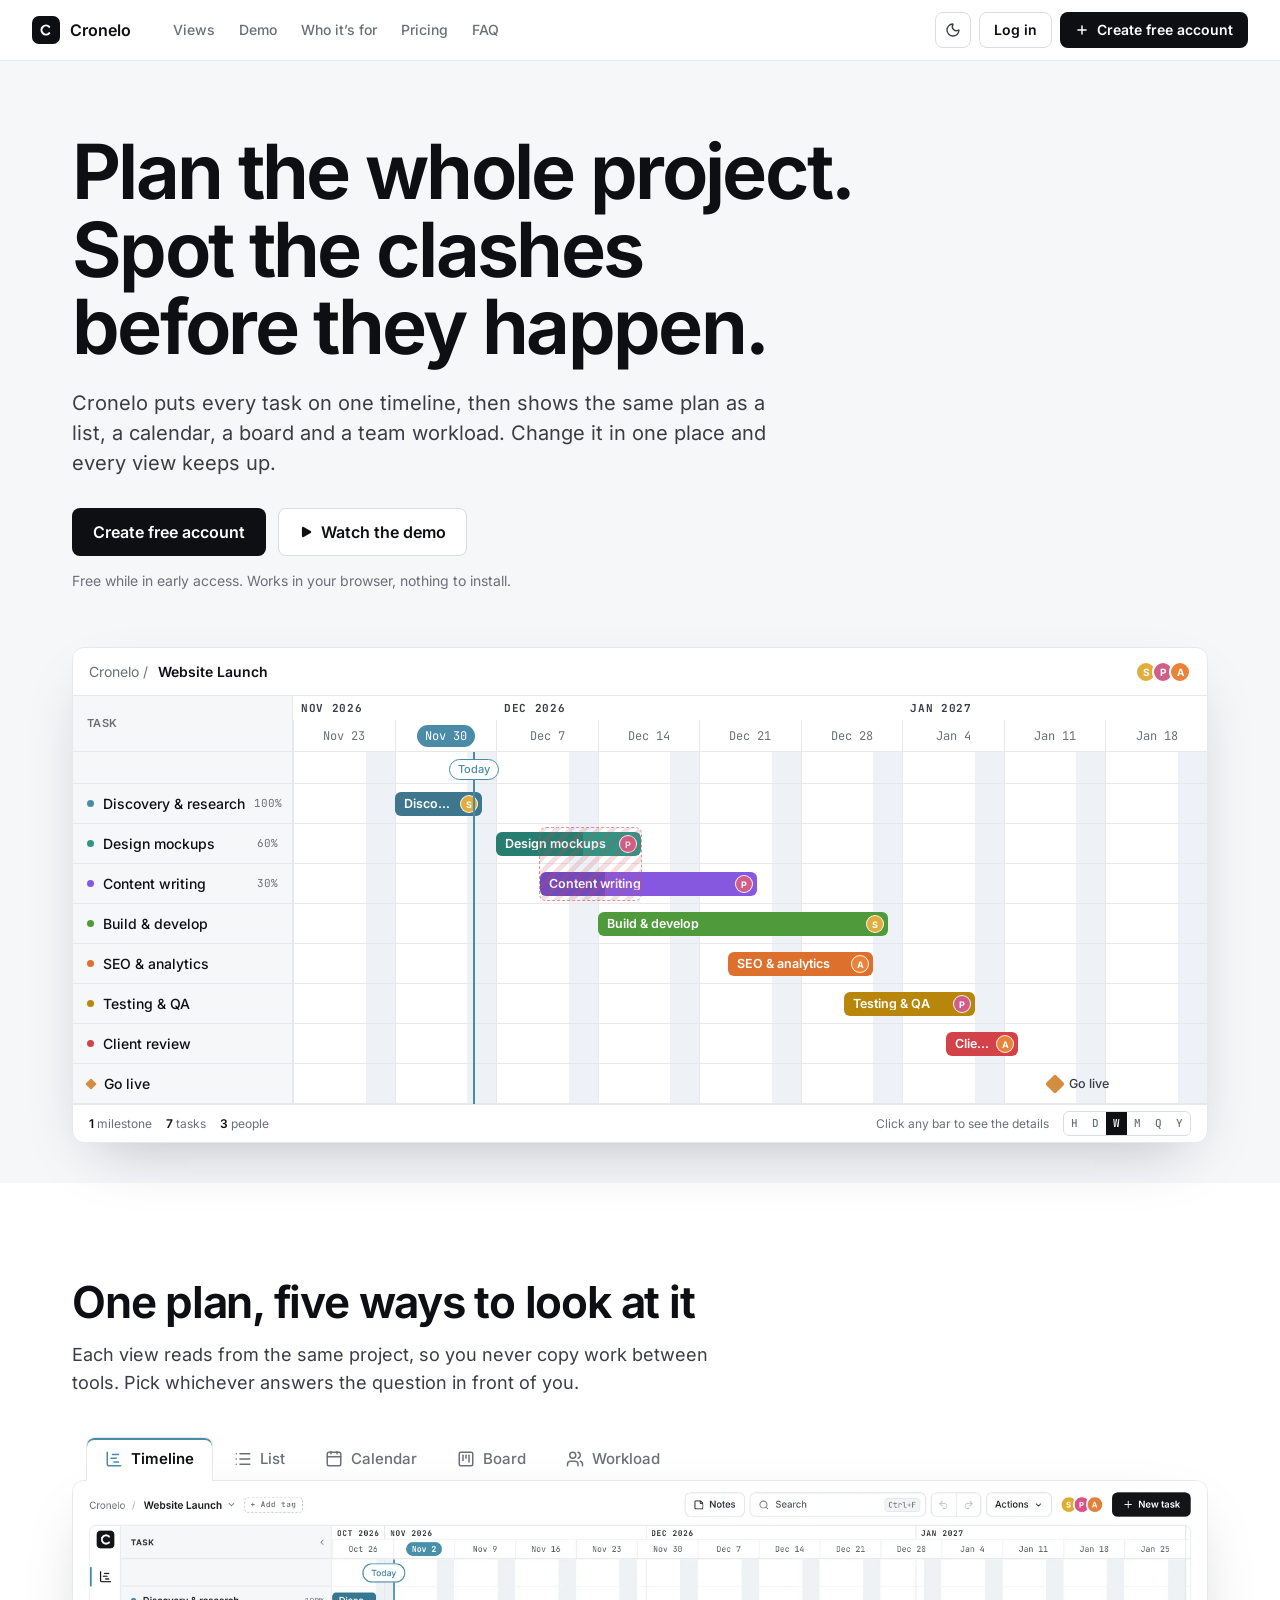
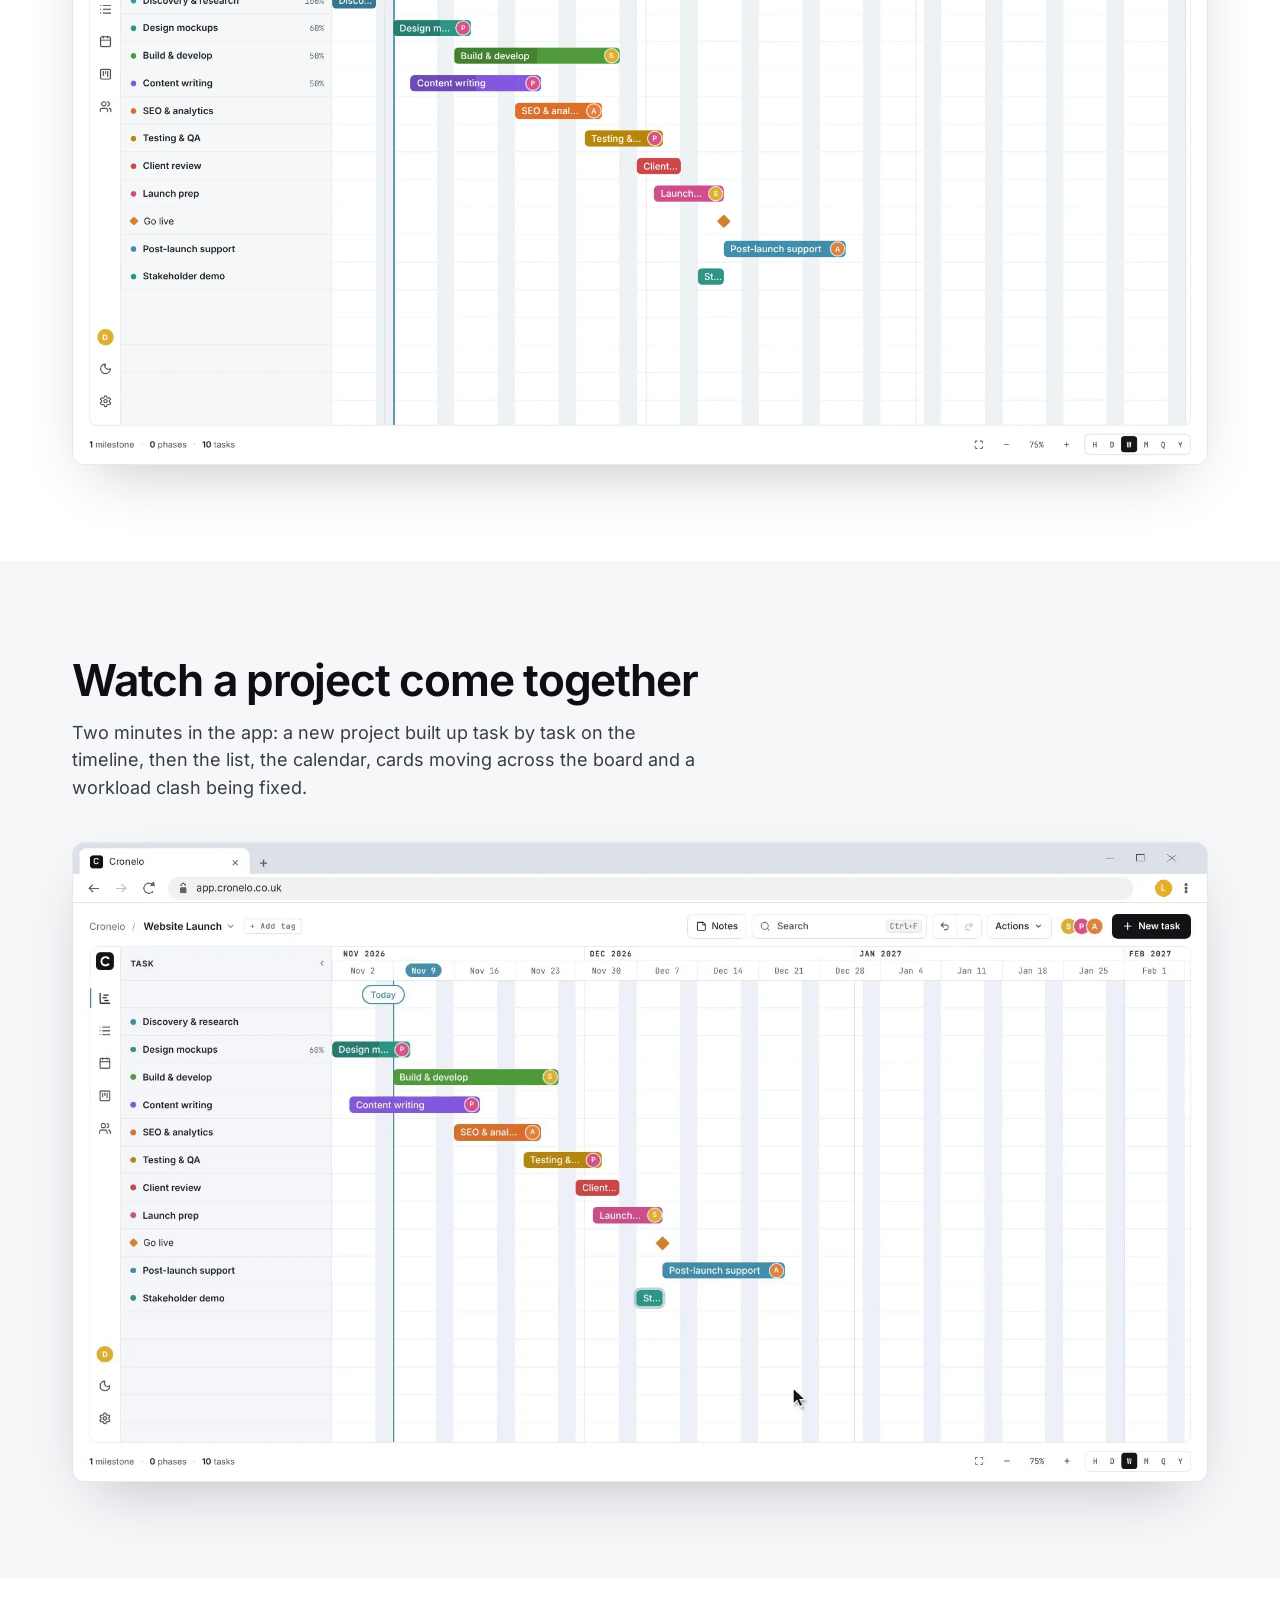
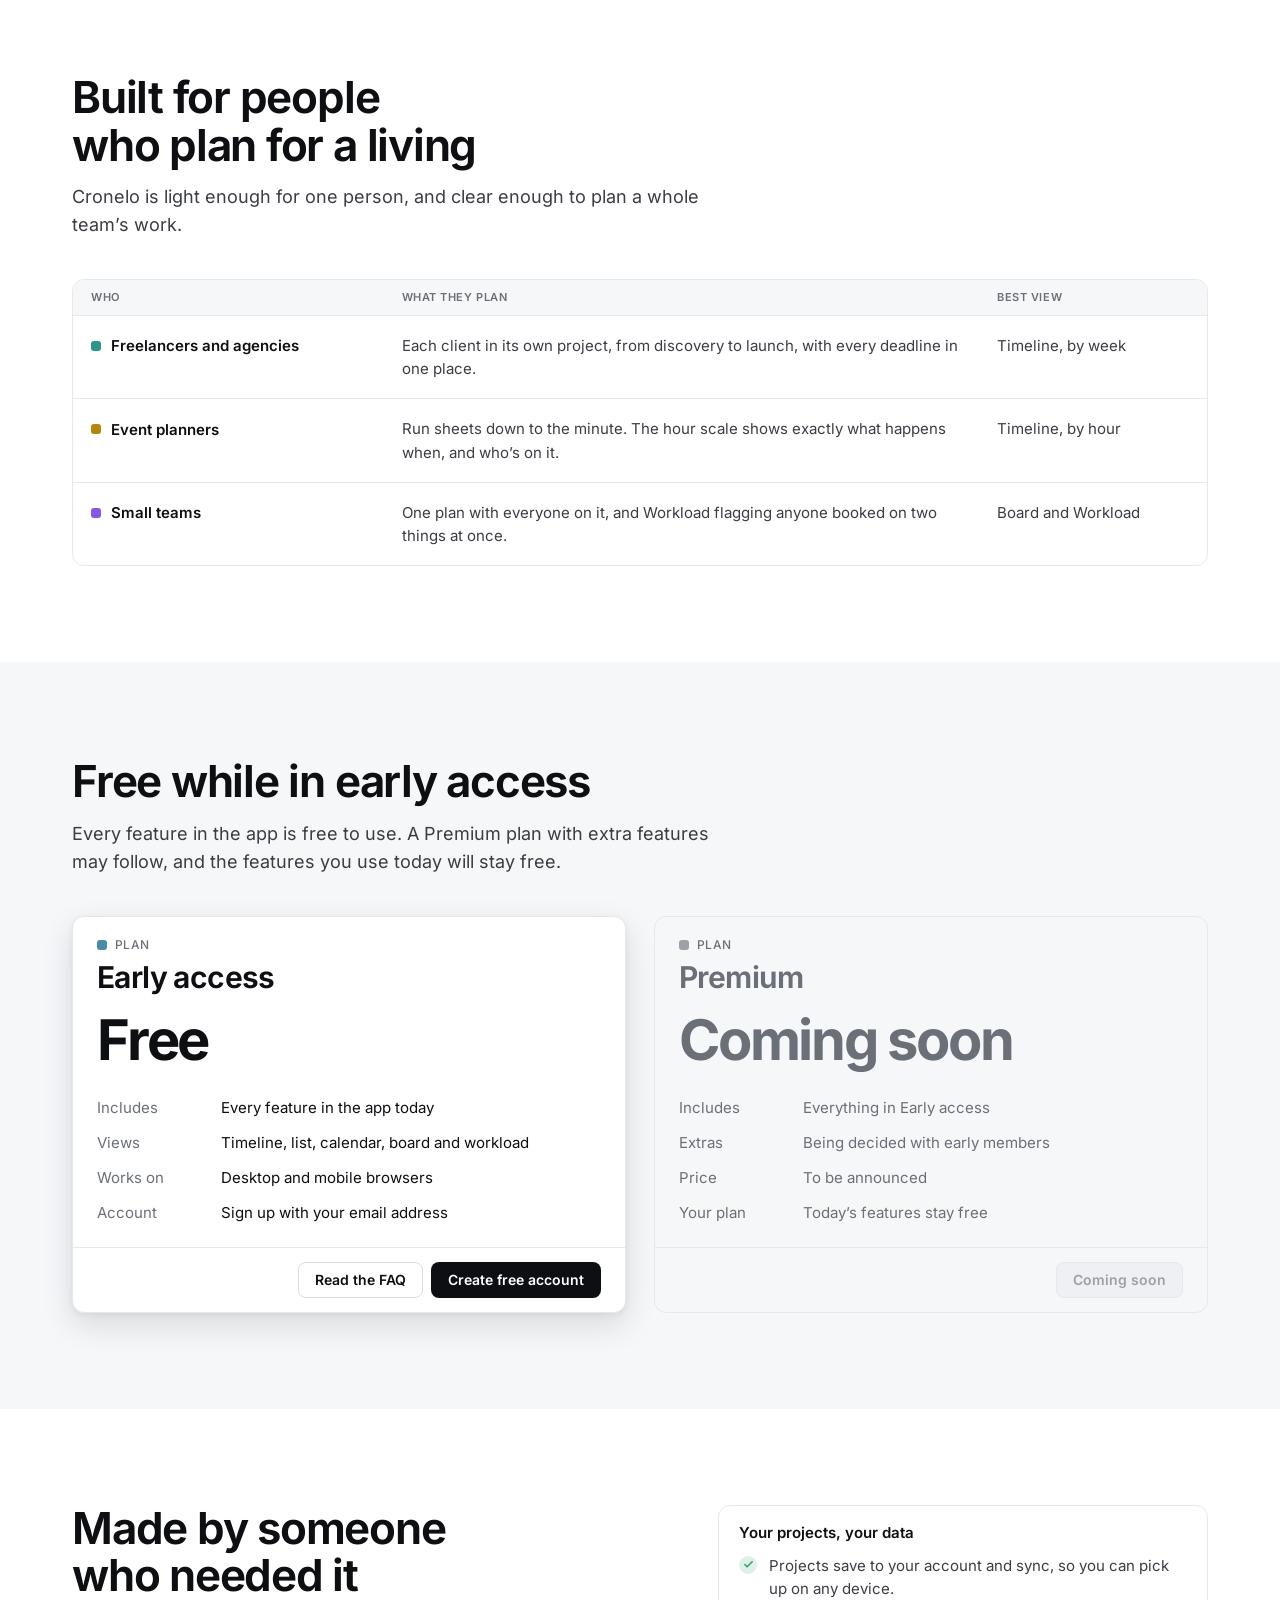
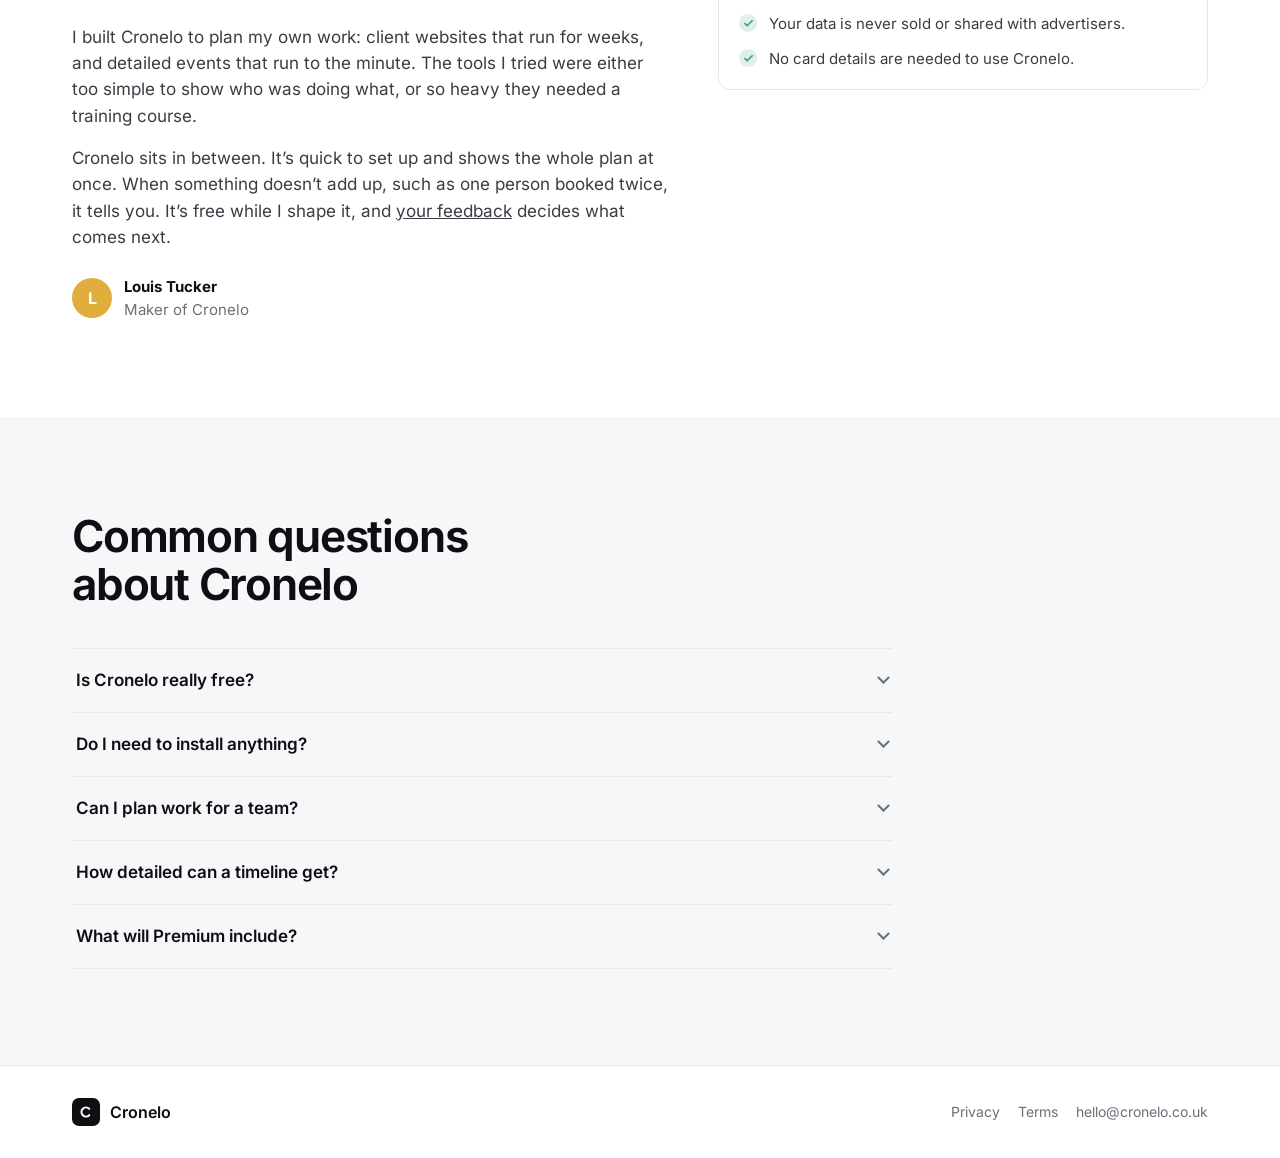
<file: index.html>
<!doctype html>
<html lang="en-GB">
<head>
<meta charset="utf-8">
<meta name="viewport" content="width=device-width, initial-scale=1">
<!-- Only the site's own files may load. frame-ancestors can't be set in a meta tag; see README.md. -->
<meta http-equiv="Content-Security-Policy" content="default-src 'self'; script-src 'self' https://static.cloudflareinsights.com; style-src 'self'; img-src 'self'; font-src 'self'; media-src 'self'; connect-src 'self' https://cloudflareinsights.com; object-src 'none'; base-uri 'none'; form-action 'none'">
<meta name="referrer" content="strict-origin-when-cross-origin">
<title>Cronelo: project planner with a timeline and clash alerts</title>
<meta name="description" content="Cronelo puts every task on one timeline, then shows the same plan as a list, a calendar, a board and a team workload. Free while in early access.">
<meta name="theme-color" content="#f6f7f9" media="(prefers-color-scheme: light)">
<meta name="theme-color" content="#121417" media="(prefers-color-scheme: dark)">
<link rel="preload" href="assets/fonts/inter-latin.woff2" as="font" type="font/woff2" crossorigin>
<link rel="icon" href="assets/favicon.svg" type="image/svg+xml">
<link rel="apple-touch-icon" href="assets/apple-touch-icon.png">
<link rel="canonical" href="https://cronelo.co.uk/">
<meta property="og:type" content="website">
<meta property="og:site_name" content="Cronelo">
<meta property="og:url" content="https://cronelo.co.uk/">
<meta property="og:title" content="Cronelo: project planner with a timeline and clash alerts">
<meta property="og:description" content="Cronelo puts every task on one timeline, then shows the same plan as a list, a calendar, a board and a team workload. Free while in early access.">
<meta property="og:image" content="https://cronelo.co.uk/assets/og-image.png">
<meta property="og:image:width" content="1200">
<meta property="og:image:height" content="630">
<meta property="og:image:alt" content="Cronelo: plan the whole project and spot the clashes before they happen, beside a timeline of a website launch project.">
<meta name="twitter:card" content="summary_large_image">
<link rel="stylesheet" href="css/styles.css">
<script src="js/common.js"></script>
<!-- Structured data for search engines: what Cronelo is, who makes it, and the FAQ, which
     must match the questions and answers on the page word for word. -->
<script type="application/ld+json">
{
  "@context": "https://schema.org",
  "@graph": [
    {
      "@type": "Organization",
      "@id": "https://cronelo.co.uk/#organization",
      "name": "Cronelo",
      "url": "https://cronelo.co.uk/",
      "logo": "https://cronelo.co.uk/assets/apple-touch-icon.png",
      "email": "hello@cronelo.co.uk",
      "founder": { "@type": "Person", "name": "Louis Tucker" }
    },
    {
      "@type": "SoftwareApplication",
      "name": "Cronelo",
      "description": "Cronelo puts every task on one timeline, then shows the same plan as a list, a calendar, a board and a team workload.",
      "applicationCategory": "BusinessApplication",
      "operatingSystem": "Web browser",
      "url": "https://app.cronelo.co.uk/",
      "offers": { "@type": "Offer", "price": "0", "priceCurrency": "GBP" },
      "publisher": { "@id": "https://cronelo.co.uk/#organization" }
    },
    {
      "@type": "FAQPage",
      "mainEntity": [
        {
          "@type": "Question",
          "name": "Is Cronelo really free?",
          "acceptedAnswer": { "@type": "Answer", "text": "Yes. Everything in the app today is free while Cronelo is in early access. A Premium plan with extra features may come later, and the features you already use will stay free." }
        },
        {
          "@type": "Question",
          "name": "Do I need to install anything?",
          "acceptedAnswer": { "@type": "Answer", "text": "No. Cronelo runs in your web browser on a computer or phone. Sign in and your projects are there." }
        },
        {
          "@type": "Question",
          "name": "Can I plan work for a team?",
          "acceptedAnswer": { "@type": "Answer", "text": "Yes, as the person who runs the plan. Add your team in the project settings, put each of them on tasks, and use the Workload view to see who is booked on two things at the same time. They don’t need an account. For now, only you can see and edit your projects." }
        },
        {
          "@type": "Question",
          "name": "How detailed can a timeline get?",
          "acceptedAnswer": { "@type": "Answer", "text": "Zoom from hours to years. Plan a launch across several months, or an event minute by minute, using the same tool." }
        },
        {
          "@type": "Question",
          "name": "What will Premium include?",
          "acceptedAnswer": { "@type": "Answer", "text": "That’s still being decided, and early members get a say. If Cronelo is missing something you need, <a href=\"mailto:hello@cronelo.co.uk?subject=Cronelo%20Premium%20idea\">email me your idea</a>." }
        }
      ]
    }
  ]
}
</script>
</head>
<body>
<a class="skip" href="#main">Skip to content</a>

<header class="topbar">
  <div class="page-width">
    <a class="brand" href="#top" aria-label="Cronelo home">
      <span class="logo" aria-hidden="true"><svg viewBox="0 0 32 32" width="20" height="20"><path d="M21.1 10.9A7.2 7.2 0 1 0 21.1 21.1" fill="none" stroke="currentColor" stroke-width="3.4" stroke-linecap="round" stroke-linejoin="round"/></svg></span>
      <span>Cronelo</span>
    </a>
    <nav class="nav" aria-label="Page sections">
      <a href="#views">Views</a>
      <a href="#demo">Demo</a>
      <a href="#who">Who it’s for</a>
      <a href="#pricing">Pricing</a>
      <a href="#faq">FAQ</a>
    </nav>
    <div class="topbar-actions">
      <button class="icon-btn" id="theme-btn" type="button" aria-label="Switch to dark mode">
        <svg width="16" height="16" viewBox="0 0 24 24" fill="none" stroke="currentColor" stroke-width="2" stroke-linecap="round" stroke-linejoin="round" aria-hidden="true"><path d="M20.985 12.486a9 9 0 1 1-9.473-9.472c.405-.022.617.46.402.803a6 6 0 0 0 8.268 8.268c.344-.215.825-.004.803.401"/></svg>
      </button>
      <a class="btn btn-ghost" data-app="signin" target="cronelo-app" href="https://app.cronelo.co.uk/">Log in</a>
      <a class="btn btn-primary" data-app="signup" target="cronelo-app" href="https://app.cronelo.co.uk/#signup">
        <svg width="14" height="14" viewBox="0 0 24 24" fill="none" stroke="currentColor" stroke-width="2.5" stroke-linecap="round" stroke-linejoin="round" aria-hidden="true"><path d="M5 12h14"/><path d="M12 5v14"/></svg>
        Create free account
      </a>
    </div>
  </div>
</header>

<main id="main">
<div class="hero" id="top">
  <div class="page-width">
    <h1>Plan the whole project. Spot the clashes before they happen.</h1>
    <p class="hero-sub">Cronelo puts every task on one timeline, then shows the same plan as a list, a calendar, a board and a team workload. Change it in one place and every view keeps up.</p>
    <div class="hero-ctas">
      <a class="btn btn-primary btn-lg" data-app="signup" target="cronelo-app" href="https://app.cronelo.co.uk/#signup">Create free account</a>
      <a class="btn btn-ghost btn-lg" href="#demo">
        <svg width="14" height="14" viewBox="0 0 24 24" fill="currentColor" aria-hidden="true"><path d="M5 5a2 2 0 0 1 3.008-1.728l11.997 6.998a2 2 0 0 1 .003 3.458l-12 7A2 2 0 0 1 5 19z"/></svg>
        Watch the demo
      </a>
    </div>
    <p class="hero-note">Free while in early access. Works in your browser, nothing to install.</p>

    <div class="gantt-frame">
      <div class="gantt-bar">
        <span class="crumb-path">Cronelo /</span><strong>Website Launch</strong>
        <span class="right">
          <span class="avs" aria-hidden="true"><span class="av sam">S</span><span class="av priya">P</span><span class="av alex">A</span></span>
        </span>
      </div>
      <div class="gantt-scroll">
        <div class="gantt" id="timeline" role="group" aria-label="Website Launch timeline">
          <div class="g-names" id="timeline-names"><div class="g-head">TASK</div><div class="g-spacer"></div></div>
          <div class="g-chart" id="timeline-chart">
            <div class="g-months" id="timeline-months" aria-hidden="true"></div>
            <div class="g-weeks" id="timeline-cols" aria-hidden="true"></div>
            <div class="g-grid" id="timeline-grid" aria-hidden="true"></div>
            <div class="g-rows" id="timeline-rows"><div class="g-spacer"></div></div>
          </div>
        </div>
      </div>
      <div class="gantt-foot">
        <span><b>1</b> milestone</span><span><b id="task-count">7</b> tasks</span><span><b>3</b> people</span>
        <span class="hint">Click any bar to see the details</span>
        <span class="scale-switch" role="group" aria-label="Timeline scale"><button type="button" aria-label="Hours" aria-pressed="false" data-scale="H">H</button><button type="button" aria-label="Days" aria-pressed="false" data-scale="D">D</button><button class="on" type="button" aria-label="Weeks" aria-pressed="true" data-scale="W">W</button><button type="button" aria-label="Months" aria-pressed="false" data-scale="M">M</button><button type="button" aria-label="Quarters" aria-pressed="false" data-scale="Q">Q</button><button type="button" aria-label="Years" aria-pressed="false" data-scale="Y">Y</button></span>
      </div>
    </div>
    <div class="task-pop" id="task-pop" role="dialog" aria-modal="false" aria-labelledby="task-pop-title" hidden></div>
  </div>
</div>

<section class="band" id="views">
  <div class="page-width">
    <div class="sec-head">
      <h2>One plan, five ways to look at it</h2>
      <p>Each view reads from the same project, so you never copy work between tools. Pick whichever answers the question in front of you.</p>
    </div>
    <div class="views">
      <div class="view-tabs" role="tablist" aria-label="Cronelo views">
        <button class="view-tab" role="tab" id="tab-timeline" aria-controls="panel-view" aria-selected="true" data-view="timeline" data-tip="Lay out tasks and milestones over time. Zoom from hours for an event run sheet up to years for a long programme.">
          <span class="ico"><svg aria-hidden="true" width="18" height="18" viewBox="0 0 24 24" fill="none" stroke="currentColor" stroke-width="2" stroke-linecap="round" stroke-linejoin="round"><path d="M10 6h8"/><path d="M12 16h6"/><path d="M3 3v16a2 2 0 0 0 2 2h16"/><path d="M8 11h7"/></svg></span>
          <span class="t" data-label="Timeline">Timeline</span>
        </button>
        <button class="view-tab" role="tab" id="tab-list" aria-controls="panel-view" aria-selected="false" tabindex="-1" data-view="list" data-tip="Every task in a table with dates, progress and people. Filter by type, status or person and edit in place.">
          <span class="ico"><svg aria-hidden="true" width="18" height="18" viewBox="0 0 24 24" fill="none" stroke="currentColor" stroke-width="2" stroke-linecap="round" stroke-linejoin="round"><path d="M3 5h.01"/><path d="M3 12h.01"/><path d="M3 19h.01"/><path d="M8 5h13"/><path d="M8 12h13"/><path d="M8 19h13"/></svg></span>
          <span class="t" data-label="List">List</span>
        </button>
        <button class="view-tab" role="tab" id="tab-calendar" aria-controls="panel-view" aria-selected="false" tabindex="-1" data-view="calendar" data-tip="See the month at a glance, with each task running across the days it covers.">
          <span class="ico"><svg aria-hidden="true" width="18" height="18" viewBox="0 0 24 24" fill="none" stroke="currentColor" stroke-width="2" stroke-linecap="round" stroke-linejoin="round"><path d="M8 2v3"/><path d="M16 2v3"/><rect x="3" y="3" width="18" height="18" rx="2"/><path d="M3 9h18"/></svg></span>
          <span class="t" data-label="Calendar">Calendar</span>
        </button>
        <button class="view-tab" role="tab" id="tab-board" aria-controls="panel-view" aria-selected="false" tabindex="-1" data-view="board" data-tip="Group cards by status, phase, person or day, then drag them as work moves on.">
          <span class="ico"><svg aria-hidden="true" width="18" height="18" viewBox="0 0 24 24" fill="none" stroke="currentColor" stroke-width="2" stroke-linecap="round" stroke-linejoin="round"><rect width="18" height="18" x="3" y="3" rx="2"/><path d="M8 7v7"/><path d="M12 7v4"/><path d="M16 7v9"/></svg></span>
          <span class="t" data-label="Board">Board</span>
        </button>
        <button class="view-tab" role="tab" id="tab-workload" aria-controls="panel-view" aria-selected="false" tabindex="-1" data-view="workload" data-tip="A row for each person. When someone is booked on two things at once, Workload flags it so you can rebalance.">
          <span class="ico"><svg aria-hidden="true" width="18" height="18" viewBox="0 0 24 24" fill="none" stroke="currentColor" stroke-width="2" stroke-linecap="round" stroke-linejoin="round"><path d="M16 21v-2a4 4 0 0 0-4-4H6a4 4 0 0 0-4 4v2"/><path d="M16 3.128a4 4 0 0 1 0 7.744"/><path d="M22 21v-2a4 4 0 0 0-3-3.87"/><circle cx="9" cy="7" r="4"/></svg></span>
          <span class="t" data-label="Workload">Workload</span>
        </button>
      </div>
      <div>
        <figure class="shot" role="tabpanel" tabindex="0" id="panel-view" aria-labelledby="tab-timeline">
          <img id="view-img" src="assets/view-timeline.webp" loading="lazy" alt="Timeline view of a website launch project with ten coloured task bars and a Go live milestone, running from late October into January" width="1920" height="988">
          <figcaption class="sr-only" id="view-cap">Lay out tasks and milestones over time. Zoom from hours for an event run sheet up to years for a long programme.</figcaption>
        </figure>
      </div>
    </div>
  </div>
</section>

<section id="demo">
  <div class="page-width">
    <div class="sec-head">
      <h2>Watch a project come together</h2>
      <p>Two minutes in the app: a new project built up task by task on the timeline, then the list, the calendar, cards moving across the board and a workload clash being fixed.</p>
    </div>
    <div class="video-frame">
      <video id="demo-video" muted loop playsinline preload="none" disablepictureinpicture disableremoteplayback poster="assets/demo-poster.webp" aria-label="Demo of Cronelo: building a website launch project and using all five views"></video>
    </div>
  </div>
</section>

<section class="band" id="who">
  <div class="page-width">
    <div class="sec-head">
      <h2>Built for people who plan for a living</h2>
      <p>Cronelo is light enough for one person, and clear enough to plan a whole team’s work.</p>
    </div>
    <div class="audience">
      <table class="audience-table" role="table">
        <thead role="rowgroup"><tr role="row"><th scope="col" role="columnheader">WHO</th><th scope="col" role="columnheader">WHAT THEY PLAN</th><th scope="col" role="columnheader">BEST VIEW</th></tr></thead>
        <tbody role="rowgroup">
          <tr role="row">
            <td role="cell"><span class="who" tabindex="0" aria-describedby="who-freelancers"><span class="sq tone-teal"></span>Freelancers and agencies</span><span class="sr-only" id="who-freelancers">Web designers, developers, consultants and the studios they work in</span></td>
            <td role="cell" class="what" data-label="What they plan">Each client in its own project, from discovery to launch, with every deadline in one place.</td>
            <td role="cell" class="view" data-label="Best view">Timeline, by week</td>
          </tr>
          <tr role="row">
            <td role="cell"><span class="who" tabindex="0" aria-describedby="who-events"><span class="sq tone-gold"></span>Event planners</span><span class="sr-only" id="who-events">Weddings, conferences, festivals and anything with a run sheet</span></td>
            <td role="cell" class="what" data-label="What they plan">Run sheets down to the minute. The hour scale shows exactly what happens when, and who’s on it.</td>
            <td role="cell" class="view" data-label="Best view">Timeline, by hour</td>
          </tr>
          <tr role="row">
            <td role="cell"><span class="who" tabindex="0" aria-describedby="who-teams"><span class="sq tone-purple"></span>Small teams</span><span class="sr-only" id="who-teams">One person runs the plan, with each team member on their own tasks</span></td>
            <td role="cell" class="what" data-label="What they plan">One plan with everyone on it, and Workload flagging anyone booked on two things at once.</td>
            <td role="cell" class="view" data-label="Best view">Board and Workload</td>
          </tr>
        </tbody>
      </table>
    </div>
  </div>
</section>

<section id="pricing">
  <div class="page-width">
    <div class="sec-head">
      <h2>Free while in early access</h2>
      <p>Every feature in the app is free to use. A Premium plan with extra features may follow, and the features you use today will stay free.</p>
    </div>
    <div class="plans">
      <div class="plan-card">
        <div class="kind"><span class="sq tone-accent"></span>PLAN</div>
        <h3>Early access</h3>
        <div class="big">Free</div>
        <dl>
          <dt>Includes</dt><dd>Every feature in the app today</dd>
          <dt>Views</dt><dd>Timeline, list, calendar, board and workload</dd>
          <dt>Works on</dt><dd>Desktop and mobile browsers</dd>
          <dt>Account</dt><dd>Sign up with your email address</dd>
        </dl>
        <div class="plan-foot">
          <a class="btn btn-ghost" href="#faq">Read the FAQ</a>
          <a class="btn btn-primary" data-app="signup" target="cronelo-app" href="https://app.cronelo.co.uk/#signup">Create free account</a>
        </div>
      </div>
      <div class="plan-card soon">
        <div class="kind"><span class="sq tone-faint"></span>PLAN</div>
        <h3>Premium</h3>
        <div class="big">Coming soon</div>
        <dl>
          <dt>Includes</dt><dd>Everything in Early access</dd>
          <dt>Extras</dt><dd>Being decided with early members</dd>
          <dt>Price</dt><dd>To be announced</dd>
          <dt>Your plan</dt><dd>Today’s features stay free</dd>
        </dl>
        <div class="plan-foot">
          <button class="btn" type="button" disabled>Coming soon</button>
        </div>
      </div>
    </div>
  </div>
</section>

<section class="band" id="about">
  <div class="page-width maker">
    <div>
      <div class="sec-head compact"><h2>Made by someone who needed it</h2></div>
      <p>I built Cronelo to plan my own work: client websites that run for weeks, and detailed events that run to the minute. The tools I tried were either too simple to show who was doing what, or so heavy they needed a training course.</p>
      <p>Cronelo sits in between. It’s quick to set up and shows the whole plan at once. When something doesn’t add up, such as one person booked twice, it tells you. It’s free while I shape it, and <a href="mailto:hello@cronelo.co.uk?subject=Cronelo%20feedback">your feedback</a> decides what comes next.</p>
      <a class="sig" href="mailto:hello@cronelo.co.uk?subject=Cronelo" aria-label="Email Louis Tucker, maker of Cronelo">
        <span class="av" aria-hidden="true">L</span><span><strong>Louis Tucker</strong><br><span class="role">Maker of Cronelo</span></span>
        <span class="person-card" aria-hidden="true">
          <span class="person-head"><span class="av">L</span><span><strong>Louis Tucker</strong><span class="role">Maker of Cronelo</span></span></span>
          <span class="person-row"><span>Plans</span><span>Client websites and live events</span></span>
          <span class="person-row"><span>Email</span><span>hello@cronelo.co.uk</span></span>
          <span class="person-foot">Click to send an email</span>
        </span>
      </a>
    </div>
    <div class="notes">
      <h3>Your projects, your data</h3>
      <ul>
        <li><span class="check" aria-hidden="true"><svg width="11" height="11" viewBox="0 0 24 24" fill="none" stroke="currentColor" stroke-width="3.5" stroke-linecap="round" stroke-linejoin="round"><path d="M20 6 9 17l-5-5"/></svg></span><span>Projects save to your account and sync, so you can pick up on any device.</span></li>
        <li><span class="check" aria-hidden="true"><svg width="11" height="11" viewBox="0 0 24 24" fill="none" stroke="currentColor" stroke-width="3.5" stroke-linecap="round" stroke-linejoin="round"><path d="M20 6 9 17l-5-5"/></svg></span><span>Your data is never sold or shared with advertisers.</span></li>
        <li><span class="check" aria-hidden="true"><svg width="11" height="11" viewBox="0 0 24 24" fill="none" stroke="currentColor" stroke-width="3.5" stroke-linecap="round" stroke-linejoin="round"><path d="M20 6 9 17l-5-5"/></svg></span><span>No card details are needed to use Cronelo.</span></li>
      </ul>
    </div>
  </div>
</section>

<section id="faq">
  <div class="page-width">
    <div class="sec-head"><h2>Common questions about Cronelo</h2></div>
    <div class="faq">
      <details>
        <summary>Is Cronelo really free?</summary>
        <p>Yes. Everything in the app today is free while Cronelo is in early access. A Premium plan with extra features may come later, and the features you already use will stay free.</p>
      </details>
      <details>
        <summary>Do I need to install anything?</summary>
        <p>No. Cronelo runs in your web browser on a computer or phone. Sign in and your projects are there.</p>
      </details>
      <details>
        <summary>Can I plan work for a team?</summary>
        <p>Yes, as the person who runs the plan. Add your team in the project settings, put each of them on tasks, and use the Workload view to see who is booked on two things at the same time. They don’t need an account. For now, only you can see and edit your projects.</p>
      </details>
      <details>
        <summary>How detailed can a timeline get?</summary>
        <p>Zoom from hours to years. Plan a launch across several months, or an event minute by minute, using the same tool.</p>
      </details>
      <details>
        <summary>What will Premium include?</summary>
        <p>That’s still being decided, and early members get a say. If Cronelo is missing something you need, <a href="mailto:hello@cronelo.co.uk?subject=Cronelo%20Premium%20idea">email me your idea</a>.</p>
      </details>
    </div>
  </div>
</section>

</main>

<footer>
  <div class="page-width">
    <a class="brand" href="#top"><span class="logo" aria-hidden="true"><svg viewBox="0 0 32 32" width="20" height="20"><path d="M21.1 10.9A7.2 7.2 0 1 0 21.1 21.1" fill="none" stroke="currentColor" stroke-width="3.4" stroke-linecap="round" stroke-linejoin="round"/></svg></span><span>Cronelo</span></a>
    <nav aria-label="Footer">
      <a href="pages/privacy.html">Privacy</a>
      <a href="pages/terms.html">Terms</a>
      <a href="mailto:hello@cronelo.co.uk?subject=Cronelo">hello@cronelo.co.uk</a>
    </nav>
  </div>
</footer>

<script src="js/main.js"></script>
</body>
</html>
</file>
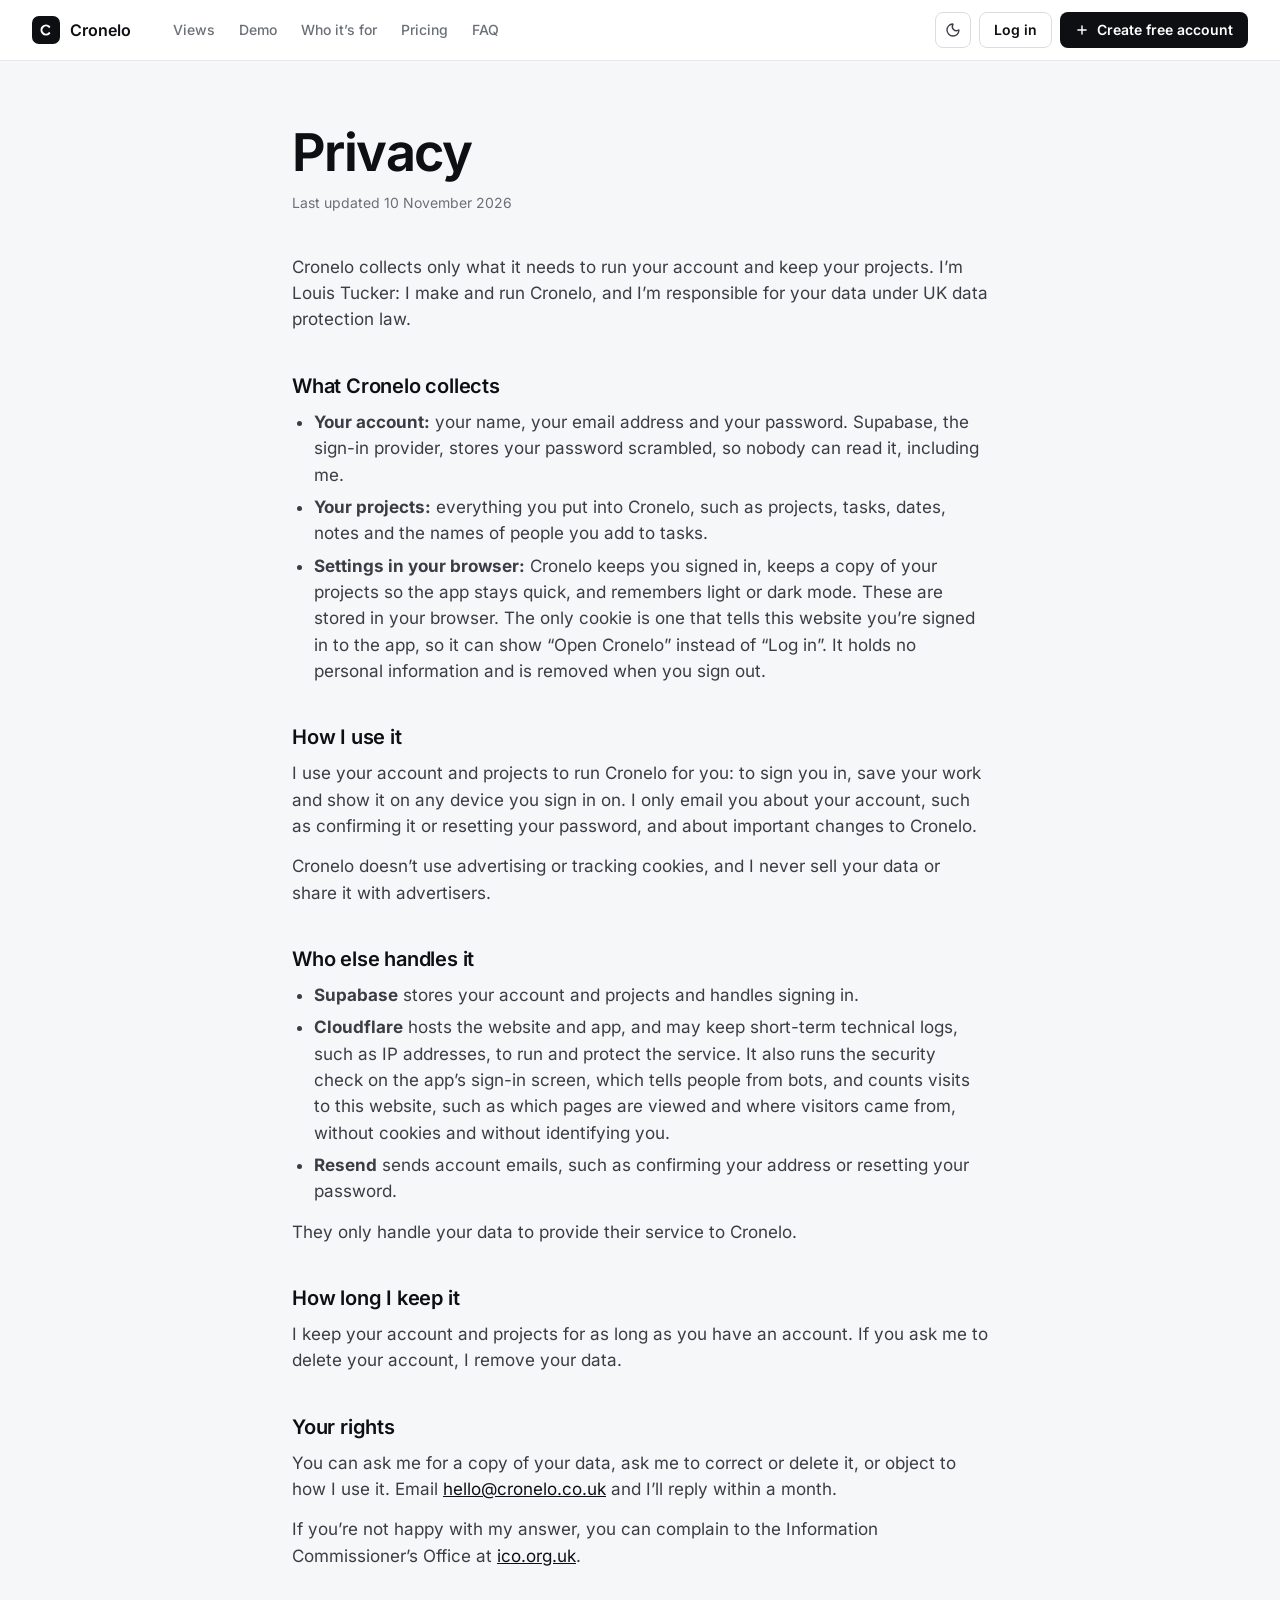
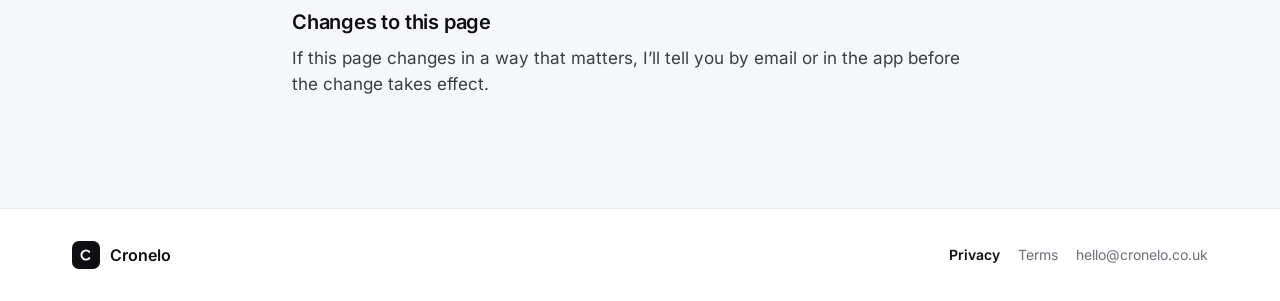
<file: pages/privacy.html>
<!doctype html>
<html lang="en-GB">
<head>
<meta charset="utf-8">
<meta name="viewport" content="width=device-width, initial-scale=1">
<!-- Only the site's own files may load. frame-ancestors can't be set in a meta tag; see README.md. -->
<meta http-equiv="Content-Security-Policy" content="default-src 'self'; script-src 'self' https://static.cloudflareinsights.com; style-src 'self'; img-src 'self'; font-src 'self'; media-src 'self'; connect-src 'self' https://cloudflareinsights.com; object-src 'none'; base-uri 'none'; form-action 'none'">
<meta name="referrer" content="strict-origin-when-cross-origin">
<title>Privacy policy | Cronelo</title>
<meta name="description" content="What Cronelo collects when you use it, why I use it, who else handles it, how long I keep it, and how to ask for a copy or for it to be deleted.">
<meta name="theme-color" content="#f6f7f9" media="(prefers-color-scheme: light)">
<meta name="theme-color" content="#121417" media="(prefers-color-scheme: dark)">
<link rel="preload" href="../assets/fonts/inter-latin.woff2" as="font" type="font/woff2" crossorigin>
<link rel="icon" href="../assets/favicon.svg" type="image/svg+xml">
<link rel="apple-touch-icon" href="../assets/apple-touch-icon.png">
<link rel="canonical" href="https://cronelo.co.uk/pages/privacy">
<link rel="stylesheet" href="../css/styles.css">
<script src="../js/common.js"></script>
</head>
<body>
<a class="skip" href="#main">Skip to content</a>

<header class="topbar">
  <div class="page-width">
    <a class="brand" href="../index.html" aria-label="Cronelo home">
      <span class="logo" aria-hidden="true"><svg viewBox="0 0 32 32" width="20" height="20"><path d="M21.1 10.9A7.2 7.2 0 1 0 21.1 21.1" fill="none" stroke="currentColor" stroke-width="3.4" stroke-linecap="round" stroke-linejoin="round"/></svg></span>
      <span>Cronelo</span>
    </a>
    <nav class="nav" aria-label="Page sections">
      <a href="../index.html#views">Views</a>
      <a href="../index.html#demo">Demo</a>
      <a href="../index.html#who">Who it’s for</a>
      <a href="../index.html#pricing">Pricing</a>
      <a href="../index.html#faq">FAQ</a>
    </nav>
    <div class="topbar-actions">
      <button class="icon-btn" id="theme-btn" type="button" aria-label="Switch to dark mode">
        <svg width="16" height="16" viewBox="0 0 24 24" fill="none" stroke="currentColor" stroke-width="2" stroke-linecap="round" stroke-linejoin="round" aria-hidden="true"><path d="M20.985 12.486a9 9 0 1 1-9.473-9.472c.405-.022.617.46.402.803a6 6 0 0 0 8.268 8.268c.344-.215.825-.004.803.401"/></svg>
      </button>
      <a class="btn btn-ghost" data-app="signin" target="cronelo-app" href="https://app.cronelo.co.uk/">Log in</a>
      <a class="btn btn-primary" data-app="signup" target="cronelo-app" href="https://app.cronelo.co.uk/#signup">
        <svg width="14" height="14" viewBox="0 0 24 24" fill="none" stroke="currentColor" stroke-width="2.5" stroke-linecap="round" stroke-linejoin="round" aria-hidden="true"><path d="M5 12h14"/><path d="M12 5v14"/></svg>
        Create free account
      </a>
    </div>
  </div>
</header>

<main id="main" class="page-width legal">
  <h1>Privacy</h1>
  <p class="updated">Last updated 10 November 2026</p>

  <p>Cronelo collects only what it needs to run your account and keep your projects. I’m Louis Tucker: I make and run Cronelo, and I’m responsible for your data under UK data protection law.</p>

  <h2>What Cronelo collects</h2>
  <ul>
    <li><strong>Your account:</strong> your name, your email address and your password. Supabase, the sign-in provider, stores your password scrambled, so nobody can read it, including me.</li>
    <li><strong>Your projects:</strong> everything you put into Cronelo, such as projects, tasks, dates, notes and the names of people you add to tasks.</li>
    <li><strong>Settings in your browser:</strong> Cronelo keeps you signed in, keeps a copy of your projects so the app stays quick, and remembers light or dark mode. These are stored in your browser. The only cookie is one that tells this website you’re signed in to the app, so it can show “Open Cronelo” instead of “Log in”. It holds no personal information and is removed when you sign out.</li>
  </ul>

  <h2>How I use it</h2>
  <p>I use your account and projects to run Cronelo for you: to sign you in, save your work and show it on any device you sign in on. I only email you about your account, such as confirming it or resetting your password, and about important changes to Cronelo.</p>
  <p>Cronelo doesn’t use advertising or tracking cookies, and I never sell your data or share it with advertisers.</p>

  <h2>Who else handles it</h2>
  <ul>
    <li><strong>Supabase</strong> stores your account and projects and handles signing in.</li>
    <li><strong>Cloudflare</strong> hosts the website and app, and may keep short-term technical logs, such as IP addresses, to run and protect the service. It also runs the security check on the app’s sign-in screen, which tells people from bots, and counts visits to this website, such as which pages are viewed and where visitors came from, without cookies and without identifying you.</li>
    <li><strong>Resend</strong> sends account emails, such as confirming your address or resetting your password.</li>
  </ul>
  <p>They only handle your data to provide their service to Cronelo.</p>

  <h2>How long I keep it</h2>
  <p>I keep your account and projects for as long as you have an account. If you ask me to delete your account, I remove your data.</p>

  <h2>Your rights</h2>
  <p>You can ask me for a copy of your data, ask me to correct or delete it, or object to how I use it. Email <a href="mailto:hello@cronelo.co.uk?subject=Cronelo%20data%20request">hello@cronelo.co.uk</a> and I’ll reply within a month.</p>
  <p>If you’re not happy with my answer, you can complain to the Information Commissioner’s Office at <a href="https://ico.org.uk">ico.org.uk</a>.</p>

  <h2>Changes to this page</h2>
  <p>If this page changes in a way that matters, I’ll tell you by email or in the app before the change takes effect.</p>
</main>

<footer>
  <div class="page-width">
    <a class="brand" href="../index.html"><span class="logo" aria-hidden="true"><svg viewBox="0 0 32 32" width="20" height="20"><path d="M21.1 10.9A7.2 7.2 0 1 0 21.1 21.1" fill="none" stroke="currentColor" stroke-width="3.4" stroke-linecap="round" stroke-linejoin="round"/></svg></span><span>Cronelo</span></a>
    <nav aria-label="Footer">
      <a href="privacy.html" aria-current="page">Privacy</a>
      <a href="terms.html">Terms</a>
      <a href="mailto:hello@cronelo.co.uk?subject=Cronelo">hello@cronelo.co.uk</a>
    </nav>
  </div>
</footer>
</body>
</html>
</file>
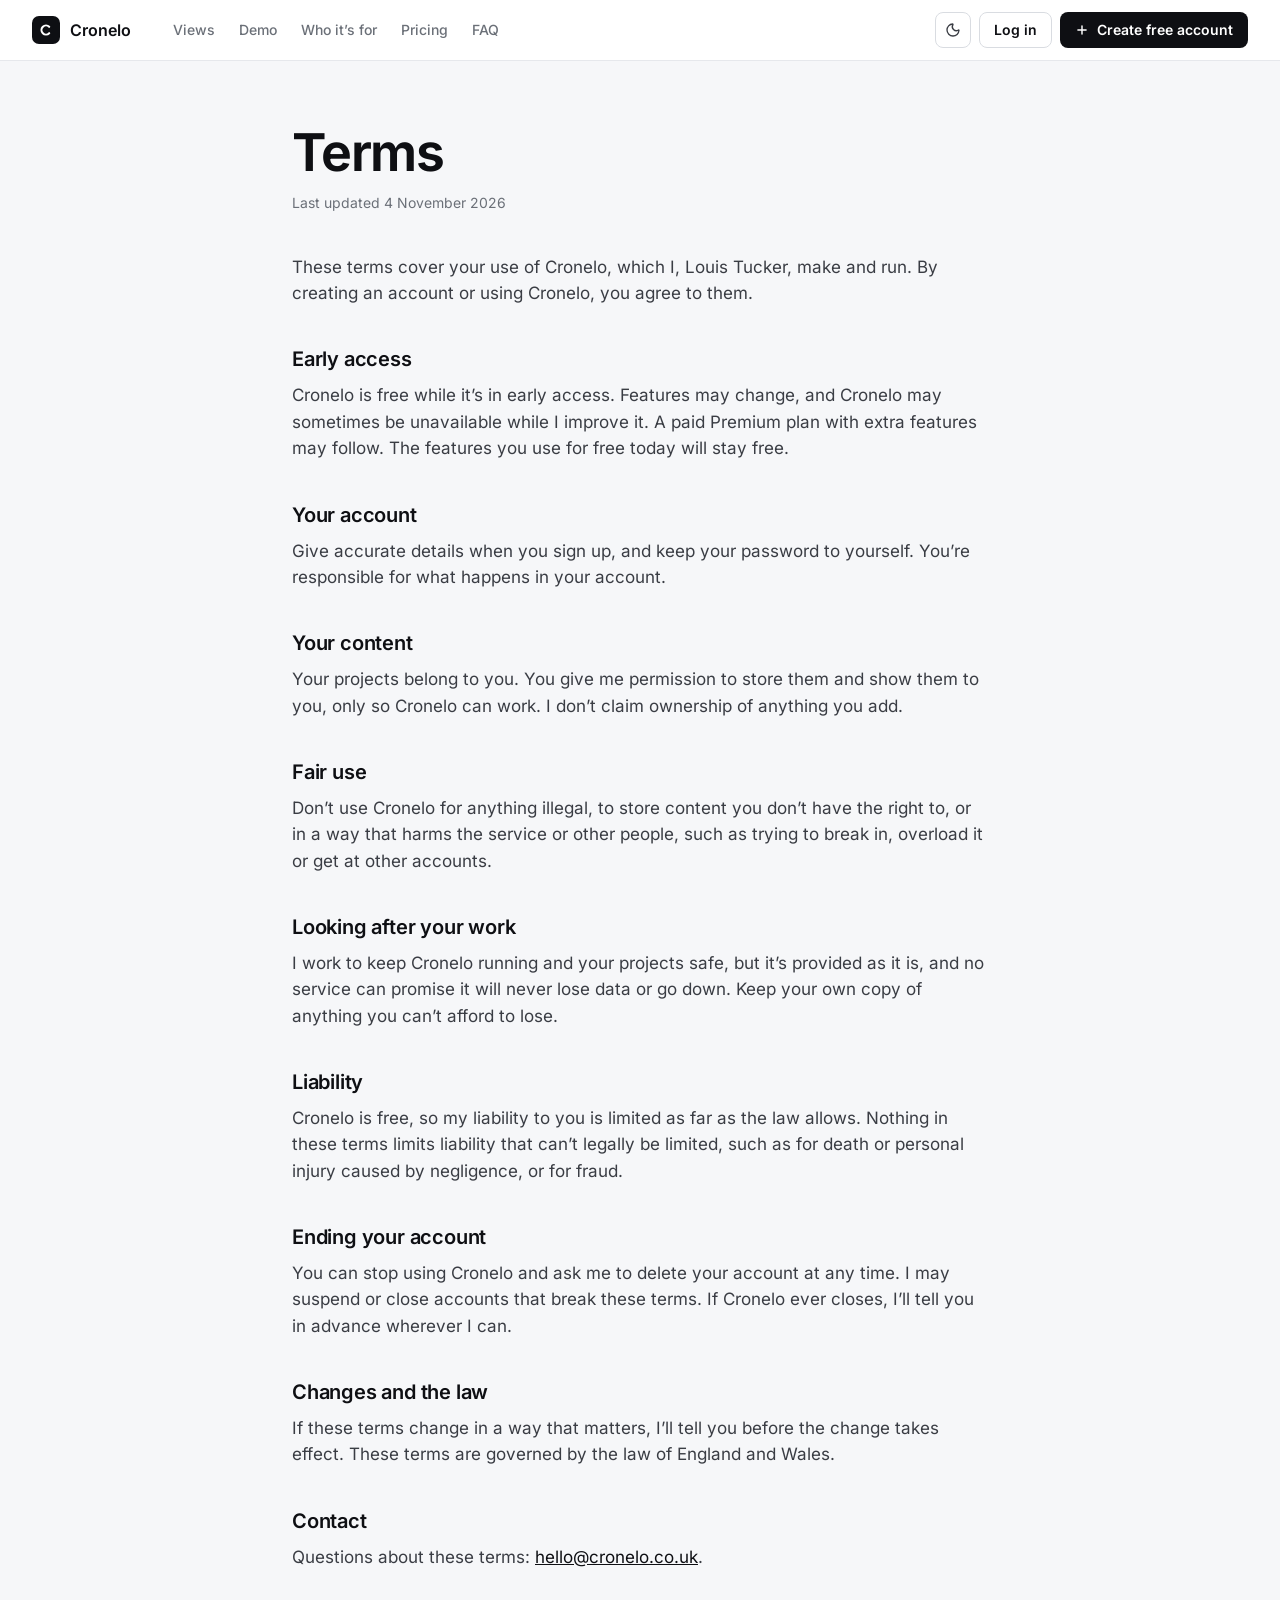
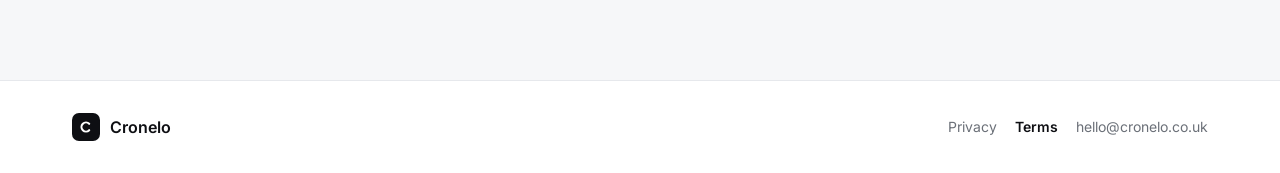
<file: pages/terms.html>
<!doctype html>
<html lang="en-GB">
<head>
<meta charset="utf-8">
<meta name="viewport" content="width=device-width, initial-scale=1">
<!-- Only the site's own files may load. frame-ancestors can't be set in a meta tag; see README.md. -->
<meta http-equiv="Content-Security-Policy" content="default-src 'self'; script-src 'self' https://static.cloudflareinsights.com; style-src 'self'; img-src 'self'; font-src 'self'; media-src 'self'; connect-src 'self' https://cloudflareinsights.com; object-src 'none'; base-uri 'none'; form-action 'none'">
<meta name="referrer" content="strict-origin-when-cross-origin">
<title>Terms of use | Cronelo</title>
<meta name="description" content="The terms for using Cronelo in early access: your account, who owns your projects, fair use, liability, and what happens if your account or Cronelo ends.">
<meta name="theme-color" content="#f6f7f9" media="(prefers-color-scheme: light)">
<meta name="theme-color" content="#121417" media="(prefers-color-scheme: dark)">
<link rel="preload" href="../assets/fonts/inter-latin.woff2" as="font" type="font/woff2" crossorigin>
<link rel="icon" href="../assets/favicon.svg" type="image/svg+xml">
<link rel="apple-touch-icon" href="../assets/apple-touch-icon.png">
<link rel="canonical" href="https://cronelo.co.uk/pages/terms">
<link rel="stylesheet" href="../css/styles.css">
<script src="../js/common.js"></script>
</head>
<body>
<a class="skip" href="#main">Skip to content</a>

<header class="topbar">
  <div class="page-width">
    <a class="brand" href="../index.html" aria-label="Cronelo home">
      <span class="logo" aria-hidden="true"><svg viewBox="0 0 32 32" width="20" height="20"><path d="M21.1 10.9A7.2 7.2 0 1 0 21.1 21.1" fill="none" stroke="currentColor" stroke-width="3.4" stroke-linecap="round" stroke-linejoin="round"/></svg></span>
      <span>Cronelo</span>
    </a>
    <nav class="nav" aria-label="Page sections">
      <a href="../index.html#views">Views</a>
      <a href="../index.html#demo">Demo</a>
      <a href="../index.html#who">Who it’s for</a>
      <a href="../index.html#pricing">Pricing</a>
      <a href="../index.html#faq">FAQ</a>
    </nav>
    <div class="topbar-actions">
      <button class="icon-btn" id="theme-btn" type="button" aria-label="Switch to dark mode">
        <svg width="16" height="16" viewBox="0 0 24 24" fill="none" stroke="currentColor" stroke-width="2" stroke-linecap="round" stroke-linejoin="round" aria-hidden="true"><path d="M20.985 12.486a9 9 0 1 1-9.473-9.472c.405-.022.617.46.402.803a6 6 0 0 0 8.268 8.268c.344-.215.825-.004.803.401"/></svg>
      </button>
      <a class="btn btn-ghost" data-app="signin" target="cronelo-app" href="https://app.cronelo.co.uk/">Log in</a>
      <a class="btn btn-primary" data-app="signup" target="cronelo-app" href="https://app.cronelo.co.uk/#signup">
        <svg width="14" height="14" viewBox="0 0 24 24" fill="none" stroke="currentColor" stroke-width="2.5" stroke-linecap="round" stroke-linejoin="round" aria-hidden="true"><path d="M5 12h14"/><path d="M12 5v14"/></svg>
        Create free account
      </a>
    </div>
  </div>
</header>

<main id="main" class="page-width legal">
  <h1>Terms</h1>
  <p class="updated">Last updated 4 November 2026</p>

  <p>These terms cover your use of Cronelo, which I, Louis Tucker, make and run. By creating an account or using Cronelo, you agree to them.</p>

  <h2>Early access</h2>
  <p>Cronelo is free while it’s in early access. Features may change, and Cronelo may sometimes be unavailable while I improve it. A paid Premium plan with extra features may follow. The features you use for free today will stay free.</p>

  <h2>Your account</h2>
  <p>Give accurate details when you sign up, and keep your password to yourself. You’re responsible for what happens in your account.</p>

  <h2>Your content</h2>
  <p>Your projects belong to you. You give me permission to store them and show them to you, only so Cronelo can work. I don’t claim ownership of anything you add.</p>

  <h2>Fair use</h2>
  <p>Don’t use Cronelo for anything illegal, to store content you don’t have the right to, or in a way that harms the service or other people, such as trying to break in, overload it or get at other accounts.</p>

  <h2>Looking after your work</h2>
  <p>I work to keep Cronelo running and your projects safe, but it’s provided as it is, and no service can promise it will never lose data or go down. Keep your own copy of anything you can’t afford to lose.</p>

  <h2>Liability</h2>
  <p>Cronelo is free, so my liability to you is limited as far as the law allows. Nothing in these terms limits liability that can’t legally be limited, such as for death or personal injury caused by negligence, or for fraud.</p>

  <h2>Ending your account</h2>
  <p>You can stop using Cronelo and ask me to delete your account at any time. I may suspend or close accounts that break these terms. If Cronelo ever closes, I’ll tell you in advance wherever I can.</p>

  <h2>Changes and the law</h2>
  <p>If these terms change in a way that matters, I’ll tell you before the change takes effect. These terms are governed by the law of England and Wales.</p>

  <h2>Contact</h2>
  <p>Questions about these terms: <a href="mailto:hello@cronelo.co.uk?subject=Cronelo%20terms%20question">hello@cronelo.co.uk</a>.</p>
</main>

<footer>
  <div class="page-width">
    <a class="brand" href="../index.html"><span class="logo" aria-hidden="true"><svg viewBox="0 0 32 32" width="20" height="20"><path d="M21.1 10.9A7.2 7.2 0 1 0 21.1 21.1" fill="none" stroke="currentColor" stroke-width="3.4" stroke-linecap="round" stroke-linejoin="round"/></svg></span><span>Cronelo</span></a>
    <nav aria-label="Footer">
      <a href="privacy.html">Privacy</a>
      <a href="terms.html" aria-current="page">Terms</a>
      <a href="mailto:hello@cronelo.co.uk?subject=Cronelo">hello@cronelo.co.uk</a>
    </nav>
  </div>
</footer>
</body>
</html>
</file>
<file: css/styles.css>
/* Fonts: the same Inter and JetBrains Mono files as the app, hosted with the site. Both are
   variable fonts, so one file covers every weight. JetBrains Mono only appears where the app
   uses it: dates and numbers in the timeline. */
@font-face{font-family:"Inter";font-style:normal;font-weight:400 700;font-display:swap;src:url("../assets/fonts/inter-latin-ext.woff2") format("woff2");unicode-range:U+0100-02BA,U+02BD-02C5,U+02C7-02CC,U+02CE-02D7,U+02DD-02FF,U+0304,U+0308,U+0329,U+1D00-1DBF,U+1E00-1E9F,U+1EF2-1EFF,U+2020,U+20A0-20AB,U+20AD-20C4,U+2113,U+2C60-2C7F,U+A720-A7FF}
@font-face{font-family:"Inter";font-style:normal;font-weight:400 700;font-display:swap;src:url("../assets/fonts/inter-latin.woff2") format("woff2");unicode-range:U+0000-00FF,U+0131,U+0152-0153,U+02BB-02BC,U+02C6,U+02DA,U+02DC,U+0304,U+0308,U+0329,U+2000-206F,U+20AC,U+2122,U+2191,U+2193,U+2212,U+2215,U+FEFF,U+FFFD}
@font-face{font-family:"JetBrains Mono";font-style:normal;font-weight:400 700;font-display:swap;src:url("../assets/fonts/jetbrains-mono-latin.woff2") format("woff2");unicode-range:U+0000-00FF,U+0131,U+0152-0153,U+02BB-02BC,U+02C6,U+02DA,U+02DC,U+0304,U+0308,U+0329,U+2000-206F,U+20AC,U+2122,U+2191,U+2193,U+2212,U+2215,U+FEFF,U+FFFD}
/* While Inter loads, text shows in Arial resized to take up the same space, so headings don't
   re-wrap and push the page about when Inter arrives */
@font-face{font-family:"Inter fallback";src:local("Arial");ascent-override:90.2%;descent-override:22.48%;line-gap-override:0%;size-adjust:107.4%}

/* Tokens, sampled from the Cronelo app. Breakpoints are 640px (phones) and 1024px (tablets);
   media queries can't read custom properties, so those two numbers are repeated below. */
:root{
  --canvas:#f6f7f9; --surface:#ffffff; --sunken:#eff0f4; --line:#e6e8ec; --line-strong:#d9dce1;
  --ink:#0e0f13; --ink-2:#3a3d44; --muted:#6b7078; --faint:#9da0a7;
  --primary:#0e0f13; --on-primary:#ffffff; --on-colour:#ffffff;
  --accent:#4a8ca8; --weekend:#eef1f6;
  --t-blue:#4a8ca8; --t-teal:#2f9585; --t-green:#4f9a3a; --t-gold:#b8860b;
  --t-orange:#dd702d; --t-red:#d34249; --t-purple:#8658df;
  --p-sam:#e1ad3d; --p-priya:#d15e89; --p-alex:#ea8338;
  --ok:#38a06f; --warn:#cb4e54; --milestone:#d28d40;
  --shadow-pop:0 12px 32px rgba(17,20,28,.12), 0 2px 6px rgba(17,20,28,.06);
  --shadow-frame:0 24px 60px -24px rgba(17,20,28,.28);
  --shadow-tip:0 4px 12px rgba(20,30,40,.18);
  --sans:"Inter", "Inter fallback", system-ui, -apple-system, "Segoe UI", sans-serif;
  --mono:"JetBrains Mono", ui-monospace, "SFMono-Regular", Menlo, monospace;
  --r-s:6px; --r-m:8px; --r-l:12px;
  color-scheme:light;
}
@media (prefers-color-scheme: dark){
  :root:not([data-theme="light"]){
    --canvas:#121417; --surface:#1a1d21; --sunken:#16191c; --line:#2a2e34; --line-strong:#353a41;
    --ink:#eceef1; --ink-2:#c8ccd2; --muted:#9aa0a6; --faint:#6c727a;
    --primary:#eceef1; --on-primary:#121417; --weekend:#171a1e;
    --shadow-pop:0 12px 32px rgba(0,0,0,.5); --shadow-frame:0 24px 60px -24px rgba(0,0,0,.7);
    color-scheme:dark;
  }
}
:root[data-theme="dark"]{
  --canvas:#121417; --surface:#1a1d21; --sunken:#16191c; --line:#2a2e34; --line-strong:#353a41;
  --ink:#eceef1; --ink-2:#c8ccd2; --muted:#9aa0a6; --faint:#6c727a;
  --primary:#eceef1; --on-primary:#121417; --weekend:#171a1e;
  --shadow-pop:0 12px 32px rgba(0,0,0,.5); --shadow-frame:0 24px 60px -24px rgba(0,0,0,.7);
  color-scheme:dark;
}

/* Base */
.framed body{visibility:hidden}
*,*::before,*::after{box-sizing:border-box}
html{scroll-behavior:smooth;scroll-padding-top:calc(var(--topbar-h,60px) + 32px)}
@media (prefers-reduced-motion: reduce){html{scroll-behavior:auto}}
body{margin:0;background:var(--canvas);color:var(--ink);font:400 17px/1.55 var(--sans);-webkit-font-smoothing:antialiased;text-rendering:optimizeLegibility}
img,video{display:block;max-width:100%}
a{color:inherit}
:focus-visible{outline:2px solid var(--accent);outline-offset:2px;border-radius:4px}
.page-width{max-width:1200px;margin:0 auto;padding:0 32px}
@media (max-width:640px){.page-width{padding:0 16px}}
.sr-only{position:absolute;width:1px;height:1px;padding:0;margin:-1px;overflow:hidden;clip:rect(0,0,0,0);border:0}
.skip{position:absolute;left:16px;top:-48px;background:var(--primary);color:var(--on-primary);padding:8px 14px;border-radius:var(--r-s);z-index:100;text-decoration:none}
.skip:focus{top:12px}

/* Controls shared with the app's look */
.btn{display:inline-flex;align-items:center;gap:8px;height:40px;padding:0 16px;border-radius:var(--r-m);font:600 15px/1 var(--sans);text-decoration:none;border:1px solid transparent;cursor:pointer;white-space:nowrap;transition:background-color .15s, border-color .15s}
.btn svg{flex:none}
.btn-primary{background:var(--primary);color:var(--on-primary)}
.btn-primary:hover{background:color-mix(in srgb,var(--primary) 86%,var(--accent))}
.btn-ghost{background:var(--surface);color:var(--ink);border-color:var(--line-strong)}
.btn-ghost:hover{border-color:var(--faint)}
.btn-lg{height:48px;padding:0 20px;font-size:16px}
.av{display:inline-grid;place-items:center;width:20px;height:20px;border-radius:50%;color:var(--on-colour);font:700 10px/1 var(--sans);flex:none}
.av.sam{background:var(--p-sam)} .av.priya{background:var(--p-priya)} .av.alex{background:var(--p-alex)}
.sq{width:10px;height:10px;border-radius:3px;flex:none;display:inline-block;background:var(--tone)}
/* Task colours. Squares, dots and bars all paint with --tone. */
.tone-blue{--tone:var(--t-blue)} .tone-teal{--tone:var(--t-teal)} .tone-green{--tone:var(--t-green)}
.tone-gold{--tone:var(--t-gold)} .tone-orange{--tone:var(--t-orange)} .tone-red{--tone:var(--t-red)}
.tone-purple{--tone:var(--t-purple)} .tone-milestone{--tone:var(--milestone)}
.tone-accent{--tone:var(--accent)} .tone-faint{--tone:var(--faint)}

/* Top bar, mirroring the app header */
.topbar{position:sticky;top:0;z-index:50;background:color-mix(in srgb,var(--surface) 92%,transparent);backdrop-filter:saturate(1.4) blur(10px);-webkit-backdrop-filter:saturate(1.4) blur(10px);border-bottom:1px solid var(--line)}
.topbar .page-width{display:flex;align-items:center;gap:20px;height:60px;max-width:1360px}
.brand{display:flex;align-items:center;gap:10px;text-decoration:none;font:600 16px/1 var(--sans);color:var(--ink)}
.logo{display:grid;place-items:center;width:28px;height:28px;border-radius:7px;background:var(--primary);color:var(--on-primary);font:700 15px/1 var(--sans)}
.nav{display:flex;gap:4px;margin-left:12px}
.nav a{padding:8px 10px;border-radius:var(--r-s);text-decoration:none;font:500 14px/1 var(--sans);color:var(--muted)}
.nav a:hover{color:var(--ink);background:var(--sunken)}
.topbar-actions{margin-left:auto;display:flex;align-items:center;gap:8px}
.topbar .btn{height:36px;font-size:14px;padding:0 14px}
.icon-btn{display:grid;place-items:center;width:36px;height:36px;border-radius:var(--r-m);border:1px solid var(--line-strong);background:var(--surface);color:var(--ink-2);cursor:pointer}
.icon-btn:hover{border-color:var(--faint)}
/* Tablets and phones: the section links move to their own scrollable row under the logo */
@media (max-width:1024px){.topbar .page-width{flex-wrap:wrap;height:auto;row-gap:4px;padding-top:12px;padding-bottom:6px}.nav{order:3;flex:0 0 100%;margin-left:-10px;overflow-x:auto;scrollbar-width:none}.nav::-webkit-scrollbar{display:none}.nav a{flex:none}}
@media (max-width:640px){.topbar .btn-ghost{display:none}.topbar .page-width{column-gap:10px}}

/* Hero */
.hero{padding:72px 0 40px}
.hero .page-width{position:relative}
.hero h1{margin:0;max-width:16ch;font:650 clamp(40px,6.2vw,76px)/1.02 var(--sans);letter-spacing:-.035em;text-wrap:balance}
.hero-sub{margin:22px 0 0;max-width:56ch;font-size:clamp(17px,1.6vw,20px);line-height:1.5;color:var(--ink-2)}
.hero-ctas{display:flex;flex-wrap:wrap;gap:12px;margin-top:30px}
.hero-note{margin:14px 0 0;font-size:14px;color:var(--muted)}

/* Live timeline: the page's one bold element, built by js/main.js */
.gantt-frame{margin-top:56px;background:var(--surface);border:1px solid var(--line);border-radius:var(--r-l);box-shadow:var(--shadow-frame);overflow:hidden}
.gantt-bar{display:flex;align-items:center;gap:10px;height:48px;padding:0 16px;border-bottom:1px solid var(--line);font-size:14px}
.gantt-bar .crumb-path{color:var(--muted)} .gantt-bar strong{font-weight:600;color:var(--ink)}
.gantt-bar .right{margin-left:auto;display:flex;align-items:center;gap:6px}
.avs{display:flex}.avs .av{width:22px;height:22px;border:2px solid var(--surface);margin-left:-5px}
.scale-switch{display:flex;border:1px solid var(--line-strong);border-radius:var(--r-s);overflow:hidden;font:500 11px/1 var(--mono)}
.scale-switch button{padding:6px 7px;border:0;background:none;color:var(--muted);font:inherit;cursor:pointer} .scale-switch button:hover{background:var(--sunken);color:var(--ink)} .scale-switch button:focus-visible{outline-offset:-2px} .scale-switch .on,.scale-switch .on:hover{background:var(--primary);color:var(--on-primary)}
.gantt-scroll{overflow-x:auto;-webkit-overflow-scrolling:touch}
/* The script fills the timeline in, so its height is reserved up front (header, spacer and the
   eight rows in js/main.js) to stop the page shifting as it draws. Update it if rows change. */
.gantt{--name:220px;--row:40px;position:relative;display:grid;grid-template-columns:var(--name) var(--chart,minmax(0,1fr));min-height:calc(56px + 32px + 8 * var(--row))}
.g-names{position:sticky;left:0;z-index:3;background:var(--canvas);border-right:1px solid var(--line)}
.g-head{height:56px;border-bottom:1px solid var(--line);display:flex;align-items:center;padding:0 14px;font:600 11px/1 var(--sans);letter-spacing:.04em;color:var(--muted)}
.g-name{height:var(--row);display:flex;align-items:center;gap:9px;padding:0 14px;font:500 14px/1 var(--sans);white-space:nowrap;border-bottom:1px solid var(--line);overflow:hidden}
.g-name .dot{width:7px;height:7px;border-radius:50%;flex:none;background:var(--tone)}
.g-name .diamond{width:8px;height:8px;flex:none;transform:rotate(45deg);border-radius:1px;background:var(--tone)}
.g-name .pct{margin-left:auto;font:400 11px/1 var(--mono);color:var(--muted)}
.g-chart{position:relative;min-width:0}
.g-months,.g-weeks{display:grid;grid-template-columns:repeat(var(--cols),minmax(0,1fr));font-family:var(--mono)}
.g-months{height:24px;font:700 11px/24px var(--mono);letter-spacing:.06em;color:var(--ink-2)}
.g-months span{padding-left:8px;white-space:nowrap;overflow:visible}
.g-weeks{height:32px;border-bottom:1px solid var(--line);font:400 12px/32px var(--mono);color:var(--muted);text-align:center}
.g-weeks span{border-left:1px solid var(--line);white-space:nowrap;overflow:hidden}
.g-weeks .now{color:var(--on-colour)}
.g-weeks .now i{font-style:normal;background:var(--accent);border-radius:999px;padding:3px 8px}
.g-grid{position:absolute;inset:56px 0 0 0;display:grid;grid-template-columns:repeat(var(--cols),minmax(0,1fr));pointer-events:none}
.g-grid span{border-left:1px solid var(--line)}
.gantt[data-scale="W"] .g-grid span{background:linear-gradient(90deg,transparent 71.4%,var(--weekend) 71.4%)}
.g-grid span.off{background:var(--weekend)}
.g-rows{position:relative}
.g-spacer{height:32px;border-bottom:1px solid var(--line)}
.g-row{position:relative;height:var(--row);border-bottom:1px solid var(--line)}
.g-today{position:absolute;top:56px;bottom:0;width:2px;margin-left:-1px;background:var(--accent);z-index:2}
.g-today b{position:absolute;top:7px;left:50%;transform:translateX(-50%);font:500 11px/1 var(--sans);color:var(--accent);background:var(--surface);border:1.5px solid var(--accent);border-radius:999px;padding:4px 8px;white-space:nowrap}
/* A bar's colour doubles as its text colour, so the selected ring (currentColor) matches it */
.bar{position:absolute;top:8px;height:24px;border:0;border-radius:6px;padding:0 4px 0 9px;display:flex;align-items:center;gap:6px;background:var(--tone);color:var(--tone);font:600 12.5px/1 var(--sans);cursor:pointer;overflow:hidden;white-space:nowrap;text-align:left;transform-origin:left center}
.bar .lbl{position:relative;overflow:hidden;text-overflow:ellipsis;flex:1;min-width:0;color:var(--on-colour)}
.bar.tight{padding:0}.bar.tight .lbl,.bar.tight .av{display:none}
.bar .done{position:absolute;inset:0 auto 0 0;background:rgba(0,0,0,.16);pointer-events:none}
.bar .av{width:18px;height:18px;font-size:9px;border:1.5px solid rgba(255,255,255,.9);position:relative}
.bar[aria-expanded="true"]{box-shadow:0 0 0 2px var(--surface),0 0 0 4px currentColor}
.ms{position:absolute;top:13px;width:14px;height:14px;margin-left:-7px;transform:rotate(45deg);background:var(--milestone);border:0;border-radius:2px;cursor:pointer;padding:0}
.ms-lbl{position:absolute;top:12px;font:500 12.5px/16px var(--sans);color:var(--ink-2);white-space:nowrap;margin-left:14px}
.clash{position:absolute;top:calc(32px + var(--row) + 4px);height:calc(var(--row) * 2 - 8px);border-radius:6px;background:repeating-linear-gradient(135deg,color-mix(in srgb,var(--warn) 18%,transparent) 0 5px,transparent 5px 10px);outline:1px dashed color-mix(in srgb,var(--warn) 60%,transparent);pointer-events:none}
@media (prefers-reduced-motion: no-preference){
  .gantt.is-live .bar{animation:grow .7s cubic-bezier(.2,.8,.2,1) both;animation-delay:calc(var(--i) * 90ms + 200ms)}
  .gantt.is-live .ms,.gantt.is-live .ms-lbl{animation:fadein .4s ease-out both;animation-delay:calc(var(--i) * 90ms + 300ms)}
  .gantt.is-live .clash{animation:fadein .5s ease-out 1.3s both}
  .gantt.static .bar,.gantt.static .ms,.gantt.static .ms-lbl,.gantt.static .clash{animation:none}
}
@keyframes grow{from{transform:scaleX(.02);opacity:0}to{transform:none;opacity:1}}
@keyframes fadein{from{opacity:0}to{opacity:1}}
.gantt-foot{display:flex;align-items:center;gap:14px;height:38px;padding:0 16px;border-top:1px solid var(--line);font:400 12px/1 var(--sans);color:var(--muted)}
.gantt-foot b{color:var(--ink);font-weight:600}
.gantt-foot .hint{margin-left:auto}
@media (max-width:640px){.gantt{--name:156px}.g-name{font-size:13px;padding:0 10px}.g-name .pct,.scale-switch{display:none}.gantt-foot .hint{display:none}}

/* A task's details, laid out like the app's popup */
.task-pop{position:absolute;z-index:20;width:280px;background:var(--surface);border:1px solid var(--line);border-radius:var(--r-l);box-shadow:var(--shadow-pop);padding:14px 16px 12px;font-size:14px}
.task-pop[hidden]{display:none}
.task-pop .kind{font:500 11px/1 var(--sans);letter-spacing:.04em;color:var(--muted);display:flex;align-items:center;gap:6px}
.task-pop .title{margin:6px 0 12px;font:600 16px/1.25 var(--sans)}
.task-pop dl{display:grid;grid-template-columns:72px 1fr;gap:7px 10px;margin:0}
.task-pop dt{color:var(--muted)} .task-pop dd{margin:0;display:flex;align-items:center;gap:7px}
.meter{width:72px;height:5px;border-radius:9px;background:var(--line);overflow:hidden}
.meter i{display:block;height:100%;background:var(--accent);border-radius:9px}
.task-pop .close{position:absolute;top:10px;right:10px;width:26px;height:26px;border:0;border-radius:var(--r-s);background:none;color:var(--muted);cursor:pointer;font-size:18px;line-height:1}
.task-pop .close:hover{background:var(--sunken)}
.task-pop .warn{margin:12px -16px -12px;padding:10px 16px;border-top:1px solid var(--line);font-size:13px;color:var(--warn);display:flex;gap:8px;align-items:center}

/* Sections. --pad-top is a section's top padding: nav links aim at the heading inside, so
   the jump pulls back by that padding and the heading lands just below the header. */
section{--pad-top:96px;padding:var(--pad-top) 0 96px}
section[id]{scroll-margin-top:calc(-1 * var(--pad-top))}
@media (max-width:640px){section{--pad-top:64px;padding-bottom:64px}.hero{padding:44px 0 24px}}
/* Sections on a white band, alternating with the grey canvas to set them apart */
.band{background:var(--surface)}
.sec-head{max-width:640px;margin-bottom:40px}
.sec-head.compact{margin-bottom:24px}
.sec-head h2{margin:0;font:650 clamp(30px,3.6vw,44px)/1.08 var(--sans);letter-spacing:-.028em;text-wrap:balance}
.sec-head p{margin:14px 0 0;color:var(--ink-2);font-size:18px;max-width:58ch}

/* Views switcher */
.views{display:grid}
.view-tabs{position:relative;z-index:1;display:flex;gap:2px;padding:0 14px;margin-bottom:-1px}
.view-tab{all:unset;box-sizing:border-box;display:flex;align-items:center;gap:8px;padding:12px 18px 13px;border:1px solid transparent;border-bottom:0;border-radius:var(--r-m) var(--r-m) 0 0;cursor:pointer;color:var(--muted);transition:background .15s,color .15s}
.view-tab .ico{display:grid;place-items:center;transition:color .15s}
.view-tab .t{display:inline-grid;font:500 15px/1.2 var(--sans)}
/* Keeps the width of the bold label, so tabs don't shift when one is selected */
.view-tab .t::after{content:attr(data-label);font-weight:600;height:0;overflow:hidden;visibility:hidden}
.view-tab[aria-selected="true"] .t{font-weight:600}
.view-tab:hover{color:var(--ink);background:var(--sunken)}
.view-tab[aria-selected="true"]{background:var(--surface);border-color:var(--line);color:var(--ink);box-shadow:inset 0 2px 0 var(--accent)}
.view-tab[aria-selected="true"] .ico{color:var(--accent)}
.view-tab:focus-visible{outline:2px solid var(--accent);outline-offset:-2px}
.shot{margin:0;background:var(--surface);border:1px solid var(--line);border-radius:var(--r-l);overflow:hidden;box-shadow:var(--shadow-frame)}
.shot img{width:100%;height:auto;aspect-ratio:1920/988}
@media (max-width:1024px){
  .view-tabs{overflow-x:auto;scrollbar-width:none;padding:0 8px}
  .view-tabs::-webkit-scrollbar{display:none}
  .view-tab{flex:none;padding:10px 14px 11px}
}

/* Demo video */
.video-frame{position:relative;border-radius:var(--r-l);overflow:hidden;border:1px solid var(--line);background:var(--sunken);box-shadow:var(--shadow-frame)}
.video-frame video{width:100%;height:auto;aspect-ratio:16/9;background:var(--sunken);pointer-events:none}

/* Who it's for: a table styled like the app's List view */
.audience{background:var(--surface);border:1px solid var(--line);border-radius:var(--r-l);overflow:hidden}
.audience-table{width:100%;border-collapse:collapse;font-size:15px}
.audience-table th{text-align:left;font:600 11px/1 var(--sans);letter-spacing:.05em;color:var(--muted);padding:12px 18px;background:var(--canvas);border-bottom:1px solid var(--line)}
.audience-table td{padding:18px;border-bottom:1px solid var(--line);vertical-align:top;transition:background .12s}
.audience-table tr:last-child td{border-bottom:0}
.audience-table tbody tr:hover td{background:var(--canvas)}
.audience-table .who{font-weight:600;display:inline-flex;gap:10px;align-items:center;white-space:nowrap;cursor:default}
.audience-table .what{color:var(--ink-2);max-width:52ch}
.audience-table .view{color:var(--ink-2);white-space:nowrap}
@media (max-width:640px){
  /* The column headings stay for screen readers; each block shows its own small labels instead.
     The / "" gives the labels empty alt text, so screen readers don't read them twice. */
  .audience-table thead{position:absolute;width:1px;height:1px;overflow:hidden;clip:rect(0,0,0,0)}
  .audience-table td[data-label]::before{content:attr(data-label);content:attr(data-label) / "";display:block;margin-bottom:2px;font:600 11px/1.4 var(--sans);letter-spacing:.05em;text-transform:uppercase;color:var(--muted)}
  .audience-table,.audience-table tbody,.audience-table tr,.audience-table td{display:block;width:100%}
  .audience-table tr{padding:16px 18px;border-bottom:1px solid var(--line)}
  .audience-table tr:last-child{border-bottom:0}
  .audience-table td{padding:0;border:0}
  .audience-table td+td{margin-top:6px}
}

/* Pricing: Free and Premium side by side, as wide as the video. Premium is greyed out until it launches. */
.plans{display:grid;grid-template-columns:repeat(2,minmax(0,1fr));gap:28px}
@media (max-width:1024px){.plans{grid-template-columns:minmax(0,1fr)}}
.plan-card{display:flex;flex-direction:column;padding:22px 24px 0;background:var(--surface);border:1px solid var(--line);border-radius:var(--r-l);box-shadow:var(--shadow-pop)}
.plan-card .kind{font:500 12px/1 var(--sans);letter-spacing:.04em;color:var(--muted);display:flex;gap:8px;align-items:center}
.plan-card h3{margin:10px 0 4px;font:650 30px/1.1 var(--sans);letter-spacing:-.02em}
.plan-card .big{font:700 clamp(40px,7vw,56px)/1 var(--sans);letter-spacing:-.04em;margin:14px 0 6px}
.plan-card dl{display:grid;grid-template-columns:110px 1fr;gap:12px 14px;margin:22px 0;font-size:15px}
.plan-card dt{color:var(--muted)} .plan-card dd{margin:0}
.plan-foot{display:flex;flex-wrap:wrap;gap:8px;justify-content:flex-end;margin:auto -24px 0;padding:14px 24px;border-top:1px solid var(--line)}
.plan-foot .btn{height:36px;font-size:14px}
.plan-card.soon{background:var(--canvas);box-shadow:none;color:var(--muted)}
.plan-card.soon h3,.plan-card.soon .big,.plan-card.soon dd{color:var(--muted)}
.plan-card.soon .btn{background:var(--sunken);border-color:var(--line);color:var(--faint);cursor:not-allowed}
@media (max-width:640px){.plan-card dl{grid-template-columns:90px 1fr}.plan-card{padding-left:18px;padding-right:18px}.plan-foot{margin-left:-18px;margin-right:-18px;padding:14px 18px}}

/* Maker + data */
.maker{display:grid;grid-template-columns:1.1fr .9fr;gap:48px;align-items:start}
@media (max-width:1024px){.maker{grid-template-columns:1fr;gap:32px}}
.maker p{margin:0 0 16px;max-width:60ch;color:var(--ink-2)}
.maker .sig{position:relative;display:flex;width:fit-content;align-items:center;gap:12px;margin-top:24px;font-size:15px;color:var(--ink);text-decoration:none;border-radius:var(--r-m)}
.maker .sig .av{width:40px;height:40px;font-size:16px;background:var(--p-sam)}
.maker .sig .role{color:var(--muted)}
/* Hovering or tabbing to the name shows a profile card, in the style of the timeline's details popup */
.person-card{position:absolute;left:0;bottom:calc(100% + 10px);z-index:20;display:grid;gap:8px;width:300px;padding:14px 16px 12px;background:var(--surface);border:1px solid var(--line);border-radius:var(--r-l);box-shadow:var(--shadow-pop);font-size:14px;line-height:1.4;opacity:0;visibility:hidden;transform:translateY(4px);transition:opacity .15s,transform .15s,visibility 0s .15s}
/* Bridges the gap to the name, so the card stays open while the pointer moves onto it */
.person-card::after{content:"";position:absolute;left:0;right:0;top:100%;height:12px}
.sig:hover .person-card,.sig:focus-visible .person-card{opacity:1;visibility:visible;transform:none;transition:opacity .15s .35s,transform .15s .35s,visibility 0s .35s}
.sig.dismissed .person-card{opacity:0;visibility:hidden;transition:none}
.person-head{display:flex;align-items:center;gap:10px;margin-bottom:4px}
.person-head strong,.person-head .role{display:block}
.person-head .role{font-size:13px}
.maker .person-card .av{width:32px;height:32px;font-size:13px}
.person-row{display:grid;grid-template-columns:52px 1fr;gap:10px}
.person-row span:first-child{color:var(--muted)}
.person-foot{margin:4px -16px -12px;padding:9px 16px;border-top:1px solid var(--line);font-size:13px;color:var(--muted)}
@media (prefers-reduced-motion: reduce){.person-card{transform:none}}
.notes{background:var(--surface);border:1px solid var(--line);border-radius:var(--r-l);padding:18px 20px}
.notes h3{margin:0 0 12px;font:600 15px/1.2 var(--sans)}
.notes ul{list-style:none;margin:0;padding:0;display:grid;gap:12px}
.notes li{display:grid;grid-template-columns:20px 1fr;gap:10px;font-size:15px;color:var(--ink-2)}
.check{width:18px;height:18px;border-radius:50%;background:color-mix(in srgb,var(--ok) 16%,transparent);color:var(--ok);display:grid;place-items:center;margin-top:2px}

/* FAQ */
.faq{max-width:820px}
.faq details{border-bottom:1px solid var(--line)}
.faq details:first-of-type{border-top:1px solid var(--line)}
.faq summary{list-style:none;display:flex;align-items:center;gap:12px;padding:20px 4px;cursor:pointer;font:600 17px/1.35 var(--sans)}
.faq summary::-webkit-details-marker{display:none}
.faq summary::after{content:"";margin-left:auto;width:9px;height:9px;border-right:2px solid var(--muted);border-bottom:2px solid var(--muted);transform:rotate(45deg) translate(-2px,-2px);transition:transform .2s;flex:none}
.faq details[open] summary::after{transform:rotate(-135deg) translate(-2px,-2px)}
.faq details p{margin:0 4px 22px;max-width:64ch;color:var(--ink-2)}

/* Footer */
/* White with a rule above, framing the page like the header does */
footer{background:var(--surface);border-top:1px solid var(--line);padding:32px 0;font-size:14px;color:var(--muted)}
footer .page-width{display:flex;flex-wrap:wrap;align-items:center;gap:12px 24px}
footer nav{display:flex;gap:18px;margin-left:auto}
footer a{text-decoration:none} footer a:hover{color:var(--ink)}
footer a[aria-current="page"]{color:var(--ink);font-weight:600}

/* Privacy and terms pages */
.legal{max-width:760px;padding-top:64px;padding-bottom:96px}
.legal h1{margin:0;font:650 clamp(34px,4.4vw,52px)/1.06 var(--sans);letter-spacing:-.03em}
.legal .updated{margin:12px 0 40px;font-size:14px;color:var(--muted)}
.legal h2{margin:40px 0 10px;font:600 20px/1.3 var(--sans);letter-spacing:-.01em}
.legal p,.legal li{color:var(--ink-2)}
.legal p{margin:0 0 14px}
.legal ul{margin:0 0 14px;padding-left:22px}
.legal li{margin-bottom:6px}
.legal a{color:var(--ink)}

/* Tooltips, as in the app (js/common.js): dark on the light theme, light on the dark one */
.tip{position:fixed;z-index:60;max-width:300px;padding:6px 10px;border-radius:6px;background:var(--ink);color:var(--surface);font:500 12.5px/1.4 var(--sans);box-shadow:var(--shadow-tip)}
.tip[hidden]{display:none}
.signed-in [data-app="signin"]{display:none}
</file>
